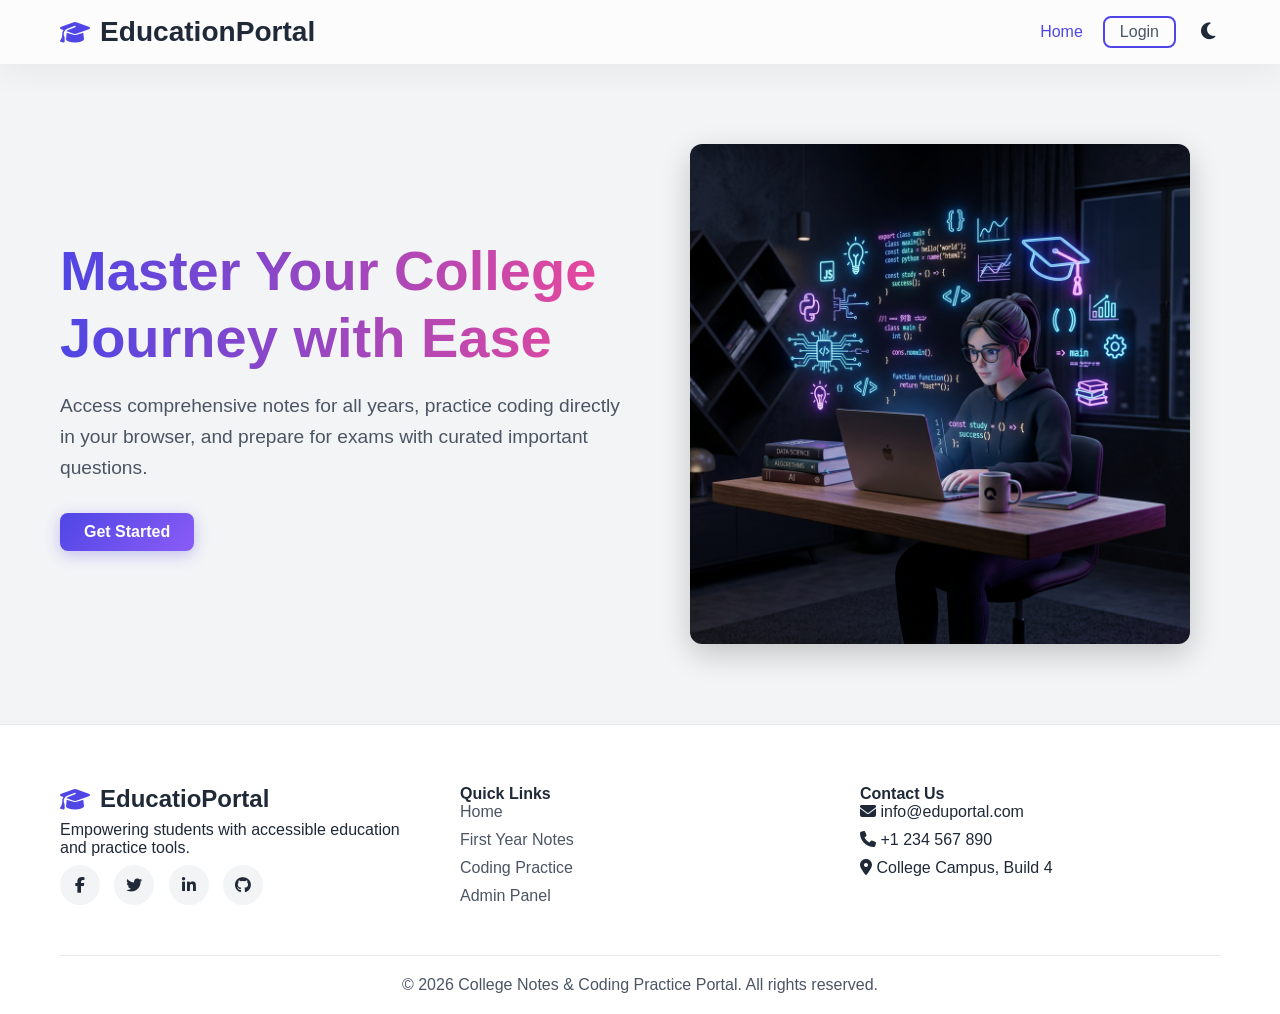
<file: PRIYANSHU CHAMOLI/index.html>
<!DOCTYPE html>
<html lang="en">

<head>
    <meta charset="UTF-8">
    <meta name="viewport" content="width=device-width, initial-scale=1.0">
    <title>College Notes & Coding Practice Portal</title>
    <link rel="stylesheet" href="https://cdnjs.cloudflare.com/ajax/libs/font-awesome/6.4.0/css/all.min.css">
    <link rel="stylesheet" href="css/style.css">
    <link rel="stylesheet" href="css/components.css">
    <link rel="stylesheet" href="css/layout.css">
</head>

<body>

    <!-- Navbar -->
    <nav class="navbar glass">
        <div class="container nav-container">
            <a href="index.html" class="logo">
                <i class="fas fa-graduation-cap" style="color: var(--primary);"></i>
                <span>
                     <h3>EducationPortal</h3>
                    </span>
            </a>


            <div class="search-container" id="auth-only-search" style="display: none;">
                <i class="fas fa-search search-icon"></i>
                <input type="text" class="search-input" placeholder="Search notes, topics, questions...">
            </div>

            <button class="menu-btn" id="menu-btn">
                <i class="fas fa-bars"></i>
            </button>

            <ul class="nav-links" id="nav-links">
                <li><a href="index.html" class="active">Home</a></li>
                <li id="nav-dashboard" style="display: none;"><a href="dashboard.html">Dashboard</a></li>
                <li id="nav-login"><a href="login.html" class="btn btn-outline" style="padding: 5px 15px;">Login</a></li>
                <li id="nav-logout" style="display: none;"><a href="#" class="btn btn-outline" style="padding: 5px 15px; border-color: var(--danger); color: var(--danger);" onclick="logoutUser()">Logout</a></li>
                <li>
                    <button id="theme-toggle" class="theme-toggle">
                        <i class="fas fa-moon"></i>
                    </button>
                </li>
            </ul>
        </div>
    </nav>

    <!-- Hero Section -->
    <section class="container hero">
        <div class="hero-content">
            <h1 class="hero-title">Master Your College Journey with Ease</h1>
            <p class="hero-subtitle">Access comprehensive notes for all years, practice coding directly in your browser,
                and prepare for exams with curated important questions.</p>
            <div class="hero-buttons">
                <a href="register.html" class="btn btn-primary" id="get-started-btn">Get Started</a>
                <a href="notes-first-year.html" class="btn btn-outline" id="browse-notes-btn" style="display: none;">Browse Notes</a>
            </div>
        </div>
        <div class="hero-image">
            <img src="pthotooo/learning.jpg"
                alt="Student Learning" style="color-interpolation-filters: auto; width: 100%; max-width: 500px; border-radius: 12px; box-shadow: 0 10px 30px rgba(0,0,0,0.2);">
        </div>
    </section>





    <!-- Footer -->
    <footer class="footer">
        <div class="container">
            <div class="footer-content">
                <div class="footer-section">
                    <a href="index.html" class="logo mb-2">
                        <i class="fas fa-graduation-cap" style="color: var(--primary);"></i>
                        <span>EducatioPortal</span>
                    </a>
                    <p>Empowering students with accessible education and practice tools.</p>
                    <div class="social-links mt-2">
                        <a href="#"><i class="fab fa-facebook-f"></i></a>
                        <a href="#"><i class="fab fa-twitter"></i></a>
                        <a href="#"><i class="fab fa-linkedin-in"></i></a>
                        <a href="#"><i class="fab fa-github"></i></a>
                    </div>
                </div>
                <div class="footer-section">
                    <h4>Quick Links</h4>
                    <ul class="footer-links">
                        <li><a href="index.html">Home</a></li>
                        <li><a href="notes-first-year.html">First Year Notes</a></li>
                        <li><a href="coding-practice.html">Coding Practice</a></li>
                        <li><a href="admin.html">Admin Panel</a></li>
                    </ul>
                </div>
                <div class="footer-section">
                    <h4>Contact Us</h4>
                    <ul class="footer-links">
                        <li><i class="fas fa-envelope mr-2"></i> info@eduportal.com</li>
                        <li><i class="fas fa-phone mr-2"></i> +1 234 567 890</li>
                        <li><i class="fas fa-map-marker-alt mr-2"></i> College Campus, Build 4</li>
                    </ul>
                </div>
            </div>
            <div class="footer-bottom">
                <p>&copy; 2026 College Notes & Coding Practice Portal. All rights reserved.</p>
            </div>
        </div>
    </footer>

    <script src="js/main.js"></script>
</body>

</html>
</file>
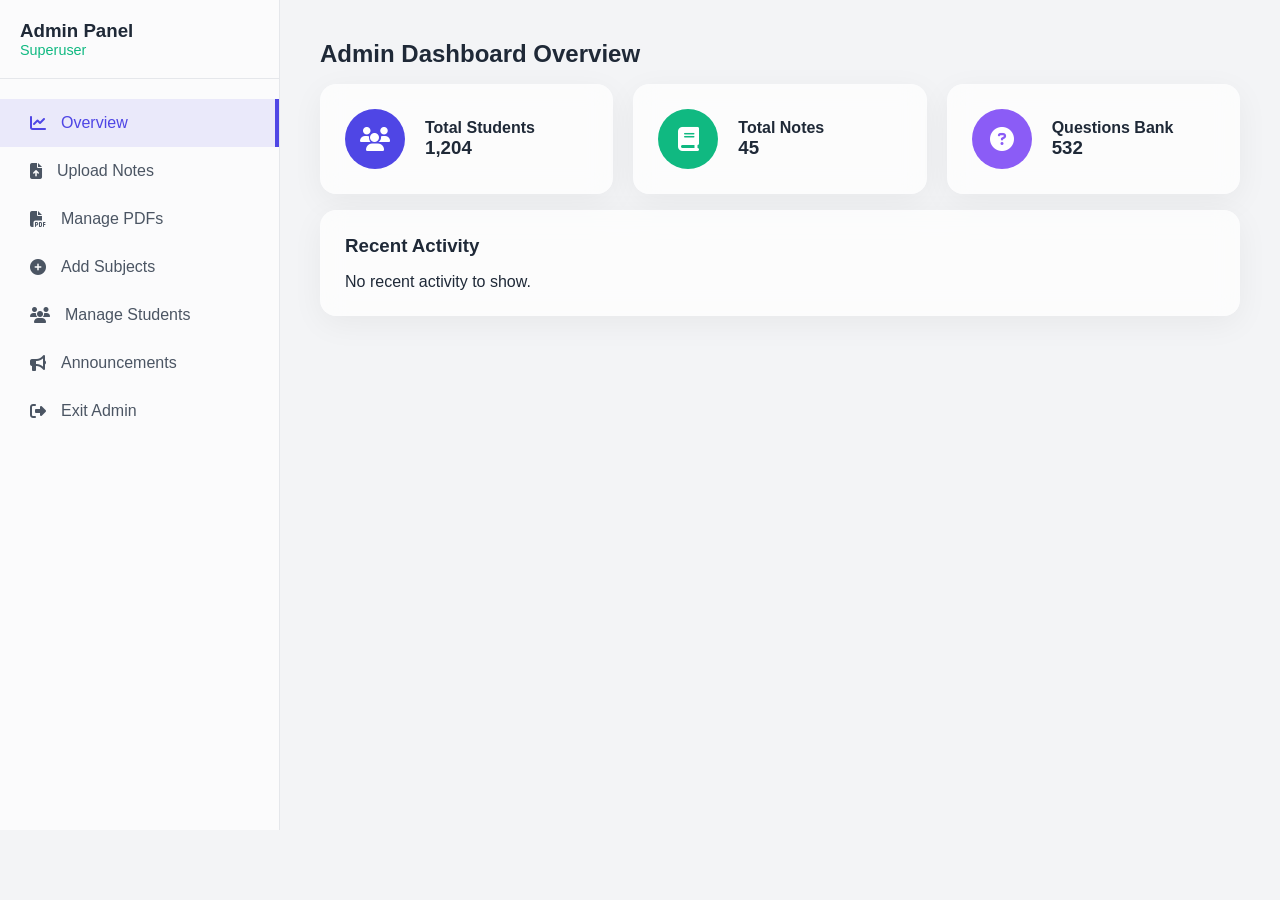
<file: PRIYANSHU CHAMOLI/admin.html>
<!DOCTYPE html>
<html lang="en">
<head>
    <meta charset="UTF-8">
    <meta name="viewport" content="width=device-width, initial-scale=1.0">
    <title>Admin Dashboard - EduPortal</title>
    <link rel="stylesheet" href="https://cdnjs.cloudflare.com/ajax/libs/font-awesome/6.4.0/css/all.min.css">
    <link rel="stylesheet" href="css/style.css">
    <link rel="stylesheet" href="css/components.css">
    <link rel="stylesheet" href="css/layout.css">
</head>
<body>
    <div class="dashboard-layout">
        <!-- Sidebar -->
        <aside class="sidebar" style="background: var(--surface-opaque);">
            <div class="sidebar-profile">
                <h3>Admin Panel</h3>
                <p style="font-size: 0.9rem; color: var(--success);">Superuser</p>
            </div>
            
            <ul class="sidebar-menu">
                <li><a href="#" class="admin-tab active" data-target="overview"><i class="fas fa-chart-line"></i> Overview</a></li>
                <li><a href="#" class="admin-tab" data-target="upload-notes"><i class="fas fa-file-upload"></i> Upload Notes</a></li>
                <li><a href="#" class="admin-tab" data-target="manage-pdfs"><i class="fas fa-file-pdf"></i> Manage PDFs</a></li>
                <li><a href="#" class="admin-tab" data-target="add-subjects"><i class="fas fa-plus-circle"></i> Add Subjects</a></li>
                <li><a href="#" class="admin-tab" data-target="manage-students"><i class="fas fa-users"></i> Manage Students</a></li>
                <li><a href="#" class="admin-tab" data-target="announcements"><i class="fas fa-bullhorn"></i> Announcements</a></li>
                <li><a href="index.html"><i class="fas fa-sign-out-alt"></i> Exit Admin</a></li>
            </ul>
        </aside>

        <!-- Main Content -->
        <main class="dashboard-content">
            <!-- OVERVIEW SECTION -->
            <div id="overview" class="admin-section" style="display: block;">
                <h2 class="mb-4">Admin Dashboard Overview</h2>
                
                <div class="stats-grid">
                    <div class="glass glass-card stat-card">
                        <div class="stat-icon" style="background: var(--primary);">
                            <i class="fas fa-users"></i>
                        </div>
                        <div class="stat-info">
                            <h4>Total Students</h4>
                            <h3>1,204</h3>
                        </div>
                    </div>
                    <div class="glass glass-card stat-card">
                        <div class="stat-icon" style="background: var(--success);">
                            <i class="fas fa-book"></i>
                        </div>
                        <div class="stat-info">
                            <h4>Total Notes</h4>
                            <h3>45</h3>
                        </div>
                    </div>
                    <div class="glass glass-card stat-card">
                        <div class="stat-icon" style="background: var(--accent);">
                            <i class="fas fa-question-circle"></i>
                        </div>
                        <div class="stat-info">
                            <h4>Questions Bank</h4>
                            <h3>532</h3>
                        </div>
                    </div>
                </div>

                <div class="glass glass-card mt-4">
                    <h3 class="mb-4">Recent Activity</h3>
                    <p>No recent activity to show.</p>
                </div>
            </div>

            <!-- UPLOAD NOTES SECTION -->
            <div id="upload-notes" class="admin-section" style="display: none;">
                <h2 class="mb-4">Upload Notes</h2>
                <div class="glass glass-card">
                    <form id="uploadNoteForm">
                        <div class="form-group">
                            <label>Select Year</label>
                            <select class="form-control" name="year">
                                <option value="Year 1">1st Year</option>
                                <option value="Year 2">2nd Year</option>
                                <option value="Year 3">3rd Year</option>
                            </select>
                        </div>
                        <div class="form-group">
                            <label>Semester</label>
                            <select class="form-control" name="semester">
                                <option value="Sem 1">Semester 1</option>
                                <option value="Sem 2">Semester 2</option>
                            </select>
                        </div>
                        <div class="form-group">
                            <label>Subject Name</label>
                            <input type="text" class="form-control" name="subject" placeholder="e.g. Data Structures" required>
                        </div>
                        <div class="form-group">
                            <label>Document Type</label>
                            <select class="form-control" name="document_type" required>
                                <option value="Note">Note / PDF</option>
                                <option value="Syllabus">Syllabus</option>
                                <option value="PYQ">Previous Year Question Paper (PYQ)</option>
                            </select>
                        </div>
                        <div class="form-group">
                            <label>Upload PDF Note</label>
                            <input type="file" class="form-control" name="notePdf" accept=".pdf" required>
                        </div>
                        <button type="submit" class="btn btn-primary mt-2">Upload Note</button>
                    </form>
                </div>
            </div>

            <!-- MANAGE PDFS SECTION -->
            <div id="manage-pdfs" class="admin-section" style="display: none;">
                <h2 class="mb-4">Manage PDFs</h2>
                <div class="glass glass-card">
                    <p>List of all uploaded PDFs from the database.</p>
                    <table style="width: 100%; text-align: left; margin-top: 15px; border-collapse: collapse;">
                        <tr style="border-bottom: 1px solid var(--border-solid);">
                            <th style="padding: 10px;">Subject</th>
                            <th>File Name</th>
                            <th>Action</th>
                        </tr>
                        <tbody id="pdfsTableBody">
                            <!-- Populated by JS -->
                        </tbody>
                    </table>
                </div>
            </div>

            <!-- ADD SUBJECTS SECTION -->
            <div id="add-subjects" class="admin-section" style="display: none;">
                <h2 class="mb-4">Add New Subject</h2>
                <div class="glass glass-card">
                    <form id="addSubjectForm">
                        <div class="form-group">
                            <label>Subject Title</label>
                            <input type="text" class="form-control" name="title" placeholder="e.g. Operating Systems" required>
                        </div>
                        <div class="form-group">
                            <label>Year & Semester</label>
                            <input type="text" class="form-control" name="year_sem" placeholder="e.g. Year 2, Sem 3" required>
                        </div>
                        <button type="submit" class="btn btn-primary mt-2">Add Subject</button>
                    </form>
                </div>
            </div>

            <!-- MANAGE STUDENTS SECTION -->
            <div id="manage-students" class="admin-section" style="display: none;">
                <h2 class="mb-4">Manage Students</h2>
                <div class="glass glass-card">
                    <p>Registered Students Directory.</p>
                    <table style="width: 100%; text-align: left; margin-top: 15px; border-collapse: collapse;">
                        <tr style="border-bottom: 1px solid var(--border-solid);">
                            <th style="padding: 10px;">Name</th>
                            <th>Email</th>
                            <th>Status</th>
                        </tr>
                        <tbody id="studentsTableBody">
                            <!-- Populated by JS -->
                        </tbody>
                    </table>
                </div>
            </div>

            <!-- ANNOUNCEMENTS SECTION -->
            <div id="announcements" class="admin-section" style="display: none;">
                <h2 class="mb-4">Announcements</h2>
                <div class="glass glass-card">
                    <form id="announcementForm">
                        <div class="form-group">
                            <label>Announcement Title</label>
                            <input type="text" class="form-control" name="title" placeholder="e.g. Exams Postponed" required>
                        </div>
                        <div class="form-group">
                            <label>Message</label>
                            <textarea class="form-control" name="message" rows="4" placeholder="Type your message here..." required></textarea>
                        </div>
                        <button type="submit" class="btn btn-primary mt-2">Post Announcement</button>
                    </form>
                </div>
            </div>

        </main>
    </div>

    <script src="js/main.js"></script>
    <script>
        // Admin Tab Switching Logic
        document.addEventListener('DOMContentLoaded', () => {
            const tabs = document.querySelectorAll('.admin-tab');
            const sections = document.querySelectorAll('.admin-section');

            tabs.forEach(tab => {
                tab.addEventListener('click', (e) => {
                    e.preventDefault();
                    
                    // Remove active from all tabs
                    tabs.forEach(t => t.classList.remove('active'));
                    // Add active to clicked tab
                    tab.classList.add('active');

                    // Hide all sections
                    sections.forEach(sec => sec.style.display = 'none');

                    // Show target section
                    const targetId = tab.getAttribute('data-target');
                    document.getElementById(targetId).style.display = 'block';

                    // Load Data if needed
                    if (targetId === 'manage-pdfs') loadPDFs();
                    if (targetId === 'manage-students') loadStudents();
                });
            });

            // Forms Submit Handlers
            document.getElementById('uploadNoteForm').addEventListener('submit', async (e) => {
                e.preventDefault();
                const formData = new FormData(e.target);
                try {
                    const res = await fetch('api/notes.php', {
                        method: 'POST',
                        body: formData
                    });
                    const data = await res.json();
                    if (data.id) {
                        alert('Note uploaded successfully!');
                        e.target.reset();
                    } else {
                        alert('Error: ' + data.error);
                    }
                } catch(err) {
                    alert('Upload failed: ' + err.message);
                }
            });

            document.getElementById('addSubjectForm').addEventListener('submit', async (e) => {
                e.preventDefault();
                const formData = new FormData(e.target);
                const obj = Object.fromEntries(formData);
                try {
                    const res = await fetch('api/subjects.php', {
                        method: 'POST',
                        headers: { 'Content-Type': 'application/json' },
                        body: JSON.stringify(obj)
                    });
                    const data = await res.json();
                    if(data.id) {
                        alert('Subject added!');
                        e.target.reset();
                    }
                } catch(err) {}
            });

            document.getElementById('announcementForm').addEventListener('submit', async (e) => {
                e.preventDefault();
                const formData = new FormData(e.target);
                const obj = Object.fromEntries(formData);
                try {
                    const res = await fetch('api/announcements.php', {
                        method: 'POST',
                        headers: { 'Content-Type': 'application/json' },
                        body: JSON.stringify(obj)
                    });
                    const data = await res.json();
                    if(data.id) {
                        alert('Announcement posted!');
                        e.target.reset();
                    }
                } catch(err) {}
            });
        });

        async function loadPDFs() {
            try {
                const res = await fetch('api/notes.php');
                const notes = await res.json();
                const tbody = document.getElementById('pdfsTableBody');
                tbody.innerHTML = '';
                notes.forEach(note => {
                    const tr = document.createElement('tr');
                    tr.innerHTML = `
                        <td style="padding: 10px;">${note.subject} (${note.year} ${note.semester})</td>
                        <td>${note.originalname}</td>
                        <td>
                            <button onclick="deleteNote(${note.id})" class="btn btn-outline" style="padding: 4px 10px; font-size: 0.8rem; border-color: red; color: red;">Delete</button>
                        </td>
                    `;
                    tbody.appendChild(tr);
                });
            } catch(e) {}
        }

        async function deleteNote(id) {
            if(confirm('Are you sure you want to delete this note?')) {
                try {
                    await fetch('api/notes.php?id=' + id, { method: 'DELETE' });
                    loadPDFs();
                } catch(e) {}
            }
        }

        async function loadStudents() {
            try {
                const res = await fetch('api/students.php');
                const students = await res.json();
                const tbody = document.getElementById('studentsTableBody');
                tbody.innerHTML = '';
                if(students.length === 0) {
                    tbody.innerHTML = '<tr><td colspan="3" style="padding: 10px;">No students found</td></tr>';
                }
                students.forEach(student => {
                    const tr = document.createElement('tr');
                    tr.innerHTML = `
                        <td style="padding: 10px;">${student.name}</td>
                        <td>${student.email}</td>
                        <td>${student.status}</td>
                    `;
                    tbody.appendChild(tr);
                });
            } catch(e) {}
        }
    </script>
</body>
</html>
</file>
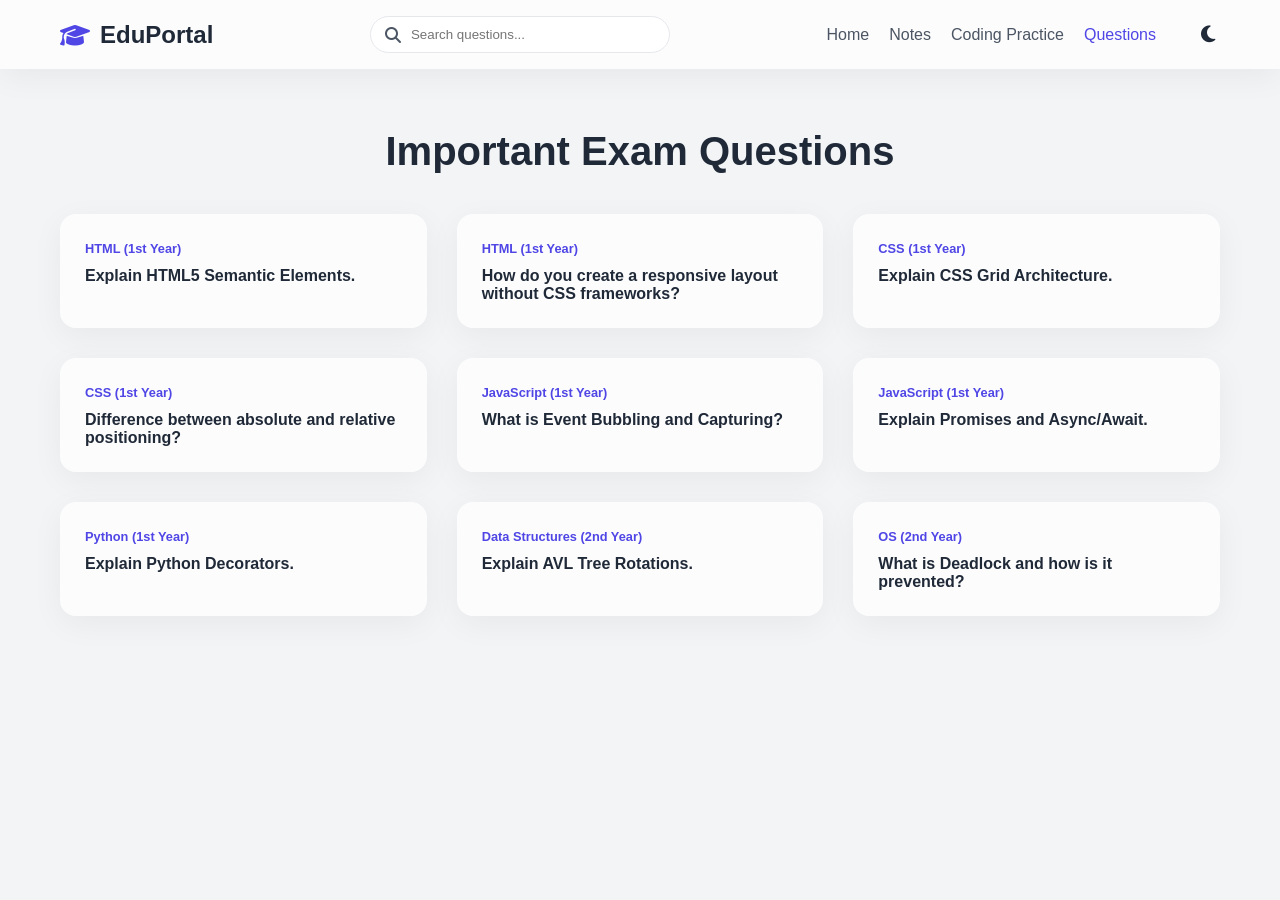
<file: PRIYANSHU CHAMOLI/important-questions.html>
<!DOCTYPE html>
<html lang="en">
<head>
    <meta charset="UTF-8">
    <meta name="viewport" content="width=device-width, initial-scale=1.0">
    <title>Important Questions - EduPortal</title>
    <link rel="stylesheet" href="https://cdnjs.cloudflare.com/ajax/libs/font-awesome/6.4.0/css/all.min.css">
    <link rel="stylesheet" href="css/style.css">
    <link rel="stylesheet" href="css/components.css">
    <link rel="stylesheet" href="css/layout.css">
</head>
<body>
    <nav class="navbar glass">
        <div class="container nav-container">
            <a href="index.html" class="logo">
                <i class="fas fa-graduation-cap" style="color: var(--primary);"></i>
                <span>EduPortal</span>
            </a>
            
            <div class="search-container">
                <i class="fas fa-search search-icon"></i>
                <input type="text" class="search-input" id="question-search" placeholder="Search questions...">
            </div>

            <ul class="nav-links" id="nav-links">
                <li><a href="index.html">Home</a></li>
                <li><a href="notes-first-year.html">Notes</a></li>
                <li><a href="coding-practice.html">Coding Practice</a></li>
                <li><a href="important-questions.html" class="active">Questions</a></li>
                <li id="auth-buttons" class="auth-buttons"></li>
                <li>
                    <button id="theme-toggle" class="theme-toggle">
                        <i class="fas fa-moon"></i>
                    </button>
                </li>
            </ul>
        </div>
    </nav>

    <section class="container section">
        <h2 class="section-title">Important Exam Questions</h2>
        
        <div class="cards-grid" id="questions-container">
            <!-- Populated by JS -->
        </div>
    </section>

    <script src="js/main.js"></script>
    <script>
        const questionsDB = [
            { subject: "HTML", q: "Explain HTML5 Semantic Elements.", year: "1st Year" },
            { subject: "HTML", q: "How do you create a responsive layout without CSS frameworks?", year: "1st Year" },
            { subject: "CSS", q: "Explain CSS Grid Architecture.", year: "1st Year" },
            { subject: "CSS", q: "Difference between absolute and relative positioning?", year: "1st Year" },
            { subject: "JavaScript", q: "What is Event Bubbling and Capturing?", year: "1st Year" },
            { subject: "JavaScript", q: "Explain Promises and Async/Await.", year: "1st Year" },
            { subject: "Python", q: "Explain Python Decorators.", year: "1st Year" },
            { subject: "Data Structures", q: "Explain AVL Tree Rotations.", year: "2nd Year" },
            { subject: "OS", q: "What is Deadlock and how is it prevented?", year: "2nd Year" }
        ];

        const container = document.getElementById('questions-container');
        const searchInput = document.getElementById('question-search');

        function renderQuestions(filter = "") {
            container.innerHTML = "";
            const filtered = questionsDB.filter(item => 
                item.q.toLowerCase().includes(filter.toLowerCase()) || 
                item.subject.toLowerCase().includes(filter.toLowerCase())
            );

            filtered.forEach(item => {
                const card = document.createElement('div');
                card.className = "glass glass-card";
                card.innerHTML = `
                    <span style="font-size: 0.8rem; color: var(--primary); font-weight: 600;">${item.subject} (${item.year})</span>
                    <h4 style="margin-top: 10px;">${item.q}</h4>
                `;
                container.appendChild(card);
            });

            if (filtered.length === 0) {
                container.innerHTML = "<p>No questions found.</p>";
            }
        }

        searchInput.addEventListener('input', (e) => {
            renderQuestions(e.target.value);
        });

        renderQuestions();
    </script>
</body>
</html>
</file>
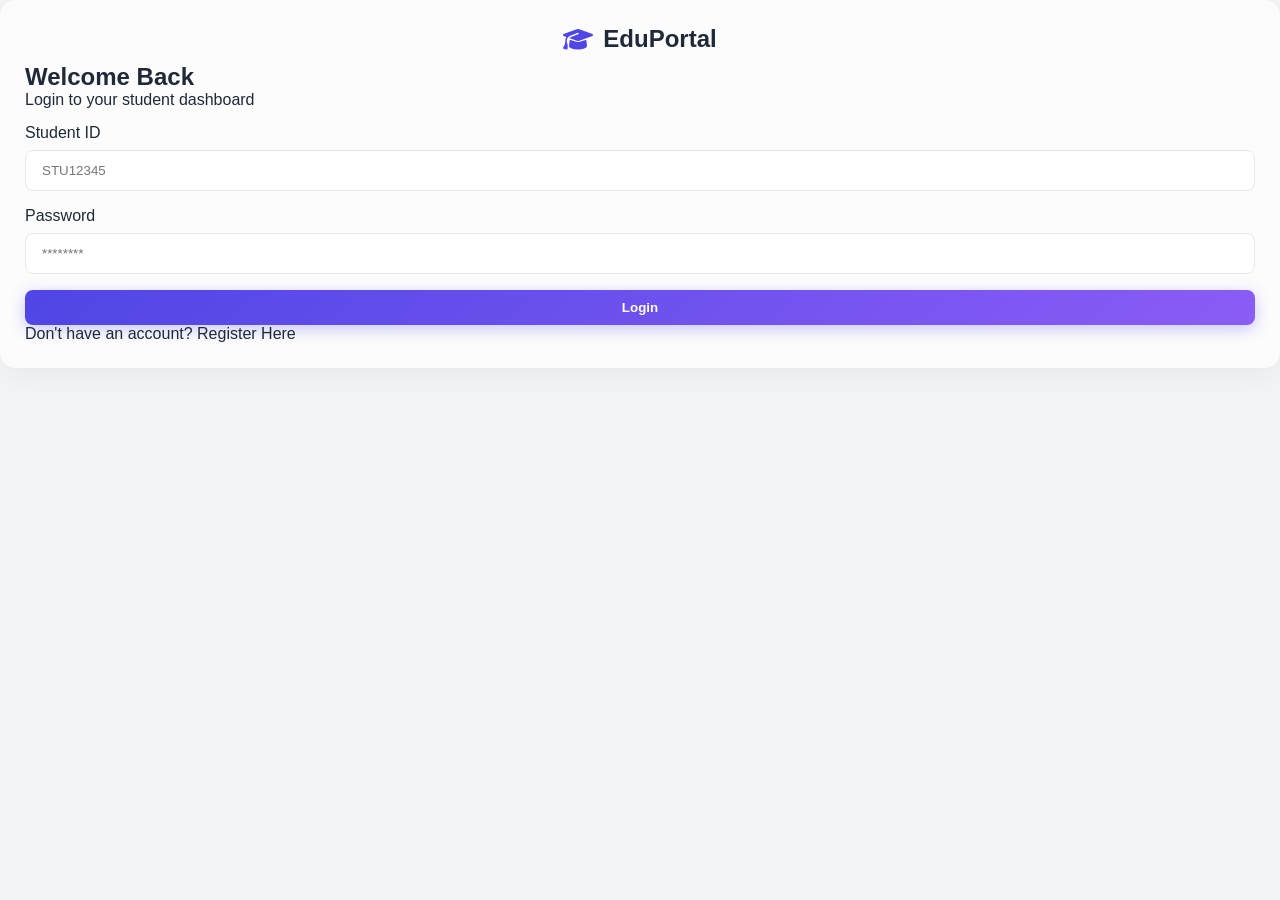
<file: PRIYANSHU CHAMOLI/login.html>
<!DOCTYPE html>
<html lang="en">
<head>
    <meta charset="UTF-8">
    <meta name="viewport" content="width=device-width, initial-scale=1.0">
    <title>Login - EduPortal</title>
    <link rel="stylesheet" href="https://cdnjs.cloudflare.com/ajax/libs/font-awesome/6.4.0/css/all.min.css">
    <link rel="stylesheet" href="css/style.css">
    <link rel="stylesheet" href="css/components.css">
    <link rel="stylesheet" href="css/layout.css">
</head>
<body>

    <div class="auth-page">
        <div class="auth-container">
            <div class="glass glass-card">
                <div class="auth-header">
                    <a href="index.html" class="logo" style="justify-content: center; margin-bottom: 10px;">
                        <i class="fas fa-graduation-cap" style="color: var(--primary);"></i>
                        <span>EduPortal</span>
                    </a>
                    <h2>Welcome Back</h2>
                    <p>Login to your student dashboard</p>
                </div>

                <form id="loginForm" onsubmit="handleLogin(event)">
                    <div style="color: var(--danger); text-align: center; margin-bottom: 15px;" id="error-msg"></div>
                    
                    <div class="form-group">
                        <label>Student ID</label>
                        <input type="text" name="studentId" class="form-control" required placeholder="STU12345">
                    </div>

                    <div class="form-group">
                        <label>Password</label>
                        <input type="password" name="password" class="form-control" required placeholder="********">
                    </div>

                    <button type="submit" class="btn btn-primary" style="width: 100%;">Login</button>
                </form>

                <div class="auth-footer">
                    <p>Don't have an account? <a href="register.html">Register Here</a></p>
                </div>
            </div>
        </div>
    </div>

    <script src="js/main.js"></script>
    <script src="js/auth.js"></script>
</body>
</html>
</file>
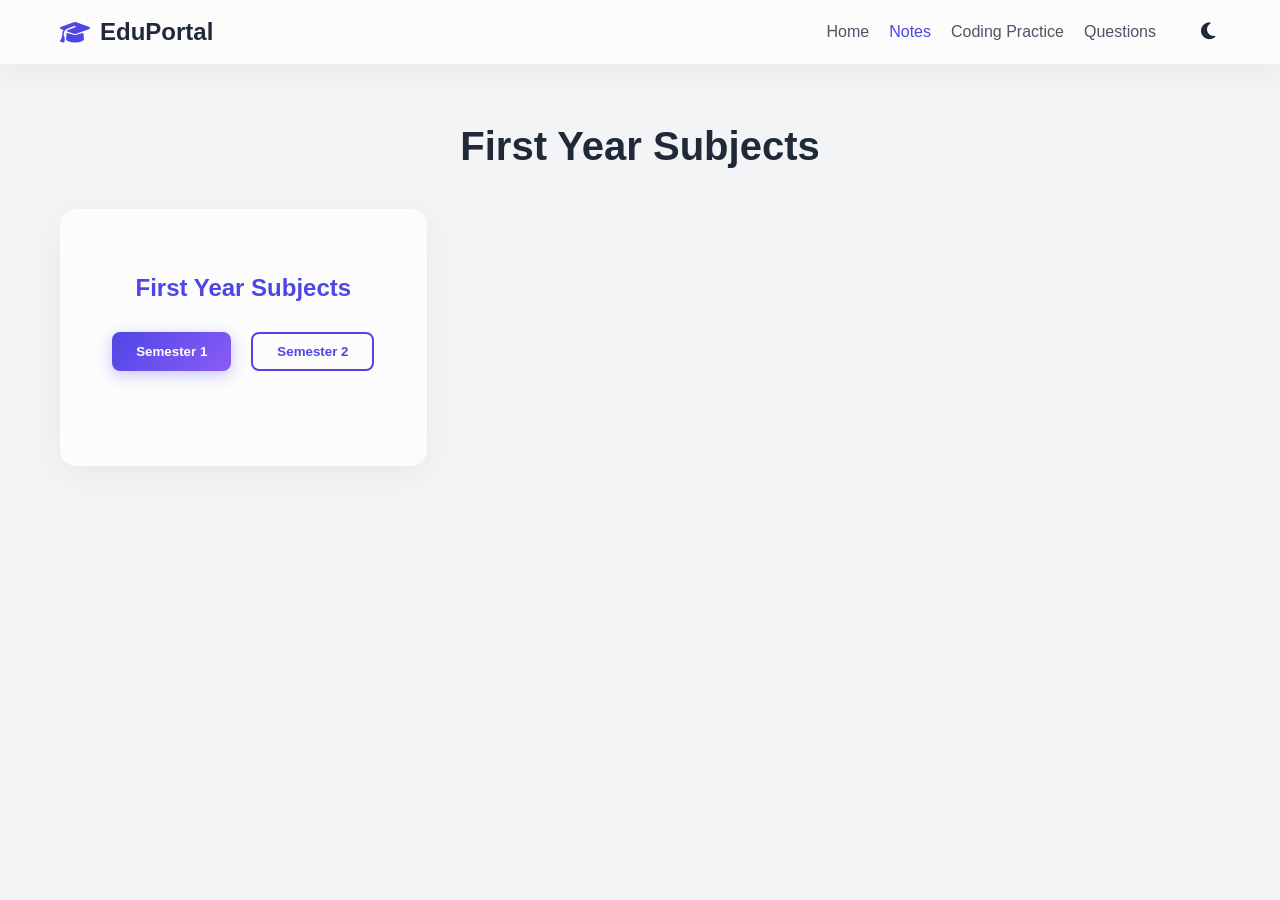
<file: PRIYANSHU CHAMOLI/notes-first-year.html>
<!DOCTYPE html>
<html lang="en">
<head>
    <meta charset="UTF-8">
    <meta name="viewport" content="width=device-width, initial-scale=1.0">
    <title>First Year Notes - EduPortal</title>
    <link rel="stylesheet" href="https://cdnjs.cloudflare.com/ajax/libs/font-awesome/6.4.0/css/all.min.css">
    <link rel="stylesheet" href="css/style.css">
    <link rel="stylesheet" href="css/components.css">
    <link rel="stylesheet" href="css/layout.css">
</head>
<body>
    <nav class="navbar glass">
        <div class="container nav-container">
            <a href="index.html" class="logo">
                <i class="fas fa-graduation-cap" style="color: var(--primary);"></i>
                <span>EduPortal</span>
            </a>
            <ul class="nav-links" id="nav-links">
                <li><a href="index.html">Home</a></li>
                <li><a href="notes-first-year.html" class="active">Notes</a></li>
                <li><a href="coding-practice.html">Coding Practice</a></li>
                <li><a href="important-questions.html">Questions</a></li>
                <li id="auth-buttons" class="auth-buttons"></li>
                <li>
                    <button id="theme-toggle" class="theme-toggle">
                        <i class="fas fa-moon"></i>
                    </button>
                </li>
            </ul>
        </div>
    </nav>

    <section class="container section">
        <h2 class="section-title">First Year Subjects</h2>
        <div class="cards-grid">
            <div class="glass glass-card feature-card">
         <!-- Main Content -->
    <main class="container" style="padding: 40px 20px;">
        <h2 style="margin-bottom: 30px; text-align: center; color: var(--primary);">First Year Subjects</h2>

        <div class="tabs" style="display: flex; justify-content: center; gap: 20px; margin-bottom: 30px;">
            <button class="btn btn-primary" id="btn-sem1" onclick="switchSem('sem1')">Semester 1</button>
            <button class="btn btn-outline" id="btn-sem2" onclick="switchSem('sem2')">Semester 2</button>
        </div>

        <div id="sem1-content" class="subject-grid">
            <!-- Populated by JS -->
        </div>

        <div id="sem2-content" class="subject-grid" style="display: none;">
            <!-- Populated by JS -->
        </div>
    </main>

    <style>
        .subject-grid {
            display: grid;
            grid-template-columns: repeat(auto-fill, minmax(280px, 1fr));
            gap: 20px;
        }
    </style>

    <script>
        function switchSem(sem) {
            document.getElementById('sem1-content').style.display = sem === 'sem1' ? 'grid' : 'none';
            document.getElementById('sem2-content').style.display = sem === 'sem2' ? 'grid' : 'none';
            document.getElementById('btn-sem1').className = sem === 'sem1' ? 'btn btn-primary' : 'btn btn-outline';
            document.getElementById('btn-sem2').className = sem === 'sem2' ? 'btn btn-primary' : 'btn btn-outline';
        }

        async function loadSubjects() {
            try {
                const res = await fetch('api/subjects.php');
                const subjects = await res.json();
                
                const sem1Grid = document.getElementById('sem1-content');
                const sem2Grid = document.getElementById('sem2-content');
                sem1Grid.innerHTML = '';
                sem2Grid.innerHTML = '';

                subjects.forEach(sub => {
                    const card = `
                        <div class="glass glass-card" style="padding: 25px; display: flex; flex-direction: column; align-items: center; text-align: center;">
                            <i class="fas fa-book-open" style="font-size: 2.5rem; color: var(--primary); margin-bottom: 15px;"></i>
                            <h3 style="margin-bottom: 15px;">${sub.title}</h3>
                            <a href="subject-detail.html?subject=${encodeURIComponent(sub.title)}" class="btn btn-outline" style="width: 100%; margin-top: auto;">Open Subject</a>
                        </div>
                    `;
                    if (sub.year_sem === 'Year 1, Sem 1') {
                        sem1Grid.innerHTML += card;
                    } else if (sub.year_sem === 'Year 1, Sem 2') {
                        sem2Grid.innerHTML += card;
                    }
                });
            } catch (err) {
                console.error('Failed to load subjects', err);
            }
        }
        document.addEventListener('DOMContentLoaded', loadSubjects);
    </script>

    <script src="js/main.js"></script>
</body>
</html>
</file>
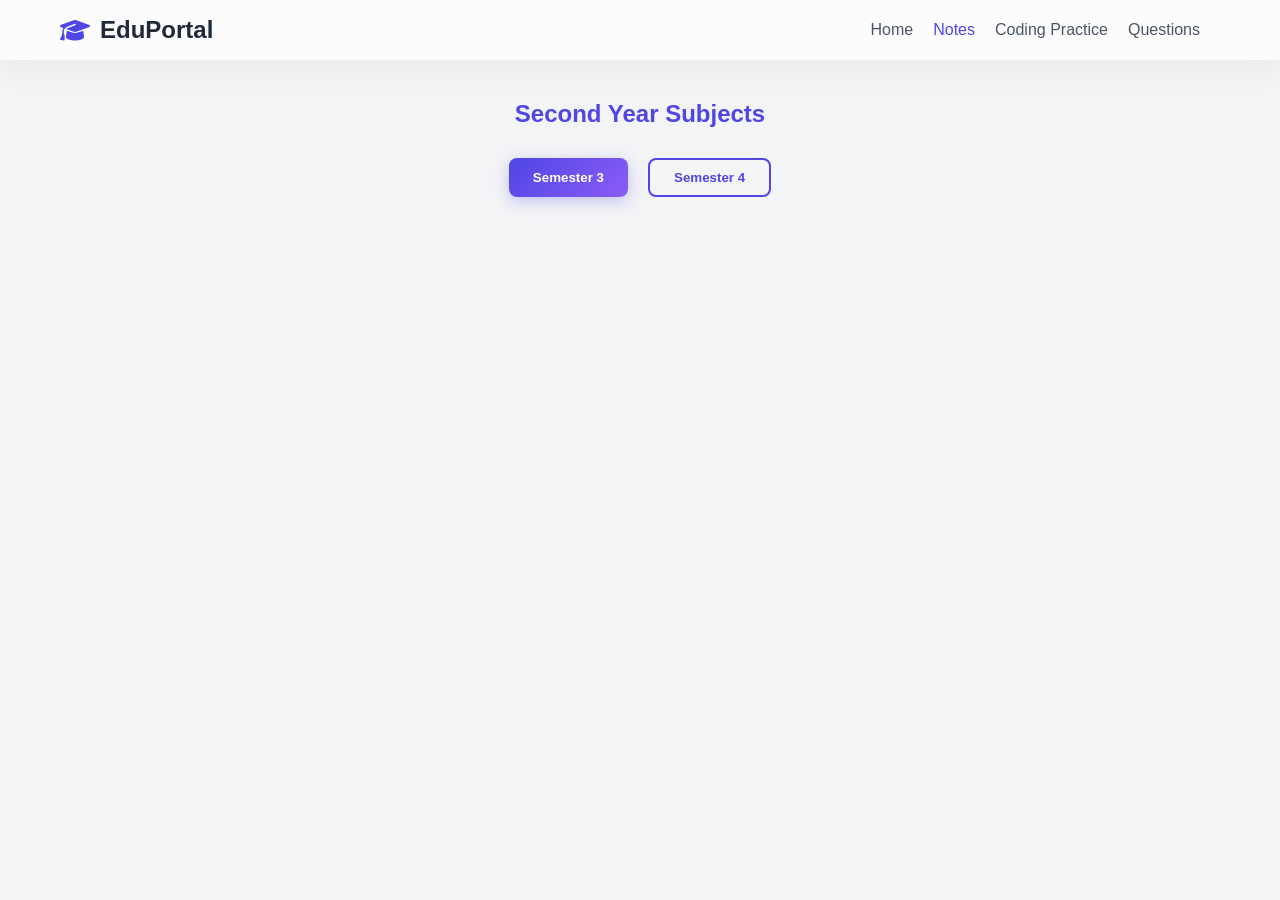
<file: PRIYANSHU CHAMOLI/notes-second-year.html>
<!DOCTYPE html>
<html lang="en">
<head>
    <meta charset="UTF-8">
    <meta name="viewport" content="width=device-width, initial-scale=1.0">
    <title>Second Year Notes - EduPortal</title>
    <link rel="stylesheet" href="https://cdnjs.cloudflare.com/ajax/libs/font-awesome/6.4.0/css/all.min.css">
    <link rel="stylesheet" href="css/style.css">
    <link rel="stylesheet" href="css/components.css">
    <link rel="stylesheet" href="css/layout.css">
</head>
<body>
    <nav class="navbar glass">
        <!-- same nav... -->
        <div class="container nav-container">
            <a href="index.html" class="logo">
                <i class="fas fa-graduation-cap" style="color: var(--primary);"></i>
                <span>EduPortal</span>
            </a>
            <ul class="nav-links" id="nav-links">
                <li><a href="index.html">Home</a></li>
                <li><a href="notes-first-year.html" class="active">Notes</a></li>
                <li><a href="coding-practice.html">Coding Practice</a></li>
                <li><a href="important-questions.html">Questions</a></li>
                <li id="auth-buttons" class="auth-buttons"></li>
            </ul>
        </div>
    </nav>

    <main class="container" style="padding: 40px 20px;">
        <h2 style="margin-bottom: 30px; text-align: center; color: var(--primary);">Second Year Subjects</h2>

        <div class="tabs" style="display: flex; justify-content: center; gap: 20px; margin-bottom: 30px;">
            <button class="btn btn-primary" id="btn-sem3" onclick="switchSem('sem3')">Semester 3</button>
            <button class="btn btn-outline" id="btn-sem4" onclick="switchSem('sem4')">Semester 4</button>
        </div>

        <div id="sem3-content" class="subject-grid">
            <!-- Populated by JS -->
        </div>

        <div id="sem4-content" class="subject-grid" style="display: none;">
            <!-- Populated by JS -->
        </div>
    </main>

    <style>
        .subject-grid {
            display: grid;
            grid-template-columns: repeat(auto-fill, minmax(280px, 1fr));
            gap: 20px;
        }
    </style>

    <script>
        function switchSem(sem) {
            document.getElementById('sem3-content').style.display = sem === 'sem3' ? 'grid' : 'none';
            document.getElementById('sem4-content').style.display = sem === 'sem4' ? 'grid' : 'none';
            document.getElementById('btn-sem3').className = sem === 'sem3' ? 'btn btn-primary' : 'btn btn-outline';
            document.getElementById('btn-sem4').className = sem === 'sem4' ? 'btn btn-primary' : 'btn btn-outline';
        }

        async function loadSubjects() {
            try {
                const res = await fetch('api/subjects.php');
                const subjects = await res.json();
                
                const sem3Grid = document.getElementById('sem3-content');
                const sem4Grid = document.getElementById('sem4-content');
                sem3Grid.innerHTML = '';
                sem4Grid.innerHTML = '';

                subjects.forEach(sub => {
                    const card = `
                        <div class="glass glass-card" style="padding: 25px; display: flex; flex-direction: column; align-items: center; text-align: center;">
                            <i class="fas fa-book-open" style="font-size: 2.5rem; color: var(--primary); margin-bottom: 15px;"></i>
                            <h3 style="margin-bottom: 15px;">${sub.title}</h3>
                            <a href="subject-detail.html?subject=${encodeURIComponent(sub.title)}" class="btn btn-outline" style="width: 100%; margin-top: auto;">Open Subject</a>
                        </div>
                    `;
                    if (sub.year_sem === 'Year 2, Sem 3') {
                        sem3Grid.innerHTML += card;
                    } else if (sub.year_sem === 'Year 2, Sem 4') {
                        sem4Grid.innerHTML += card;
                    }
                });
            } catch (err) {
                console.error('Failed to load subjects', err);
            }
        }
        document.addEventListener('DOMContentLoaded', loadSubjects);
    </script>

    <script src="js/main.js"></script>
</body>
</html>
</file>
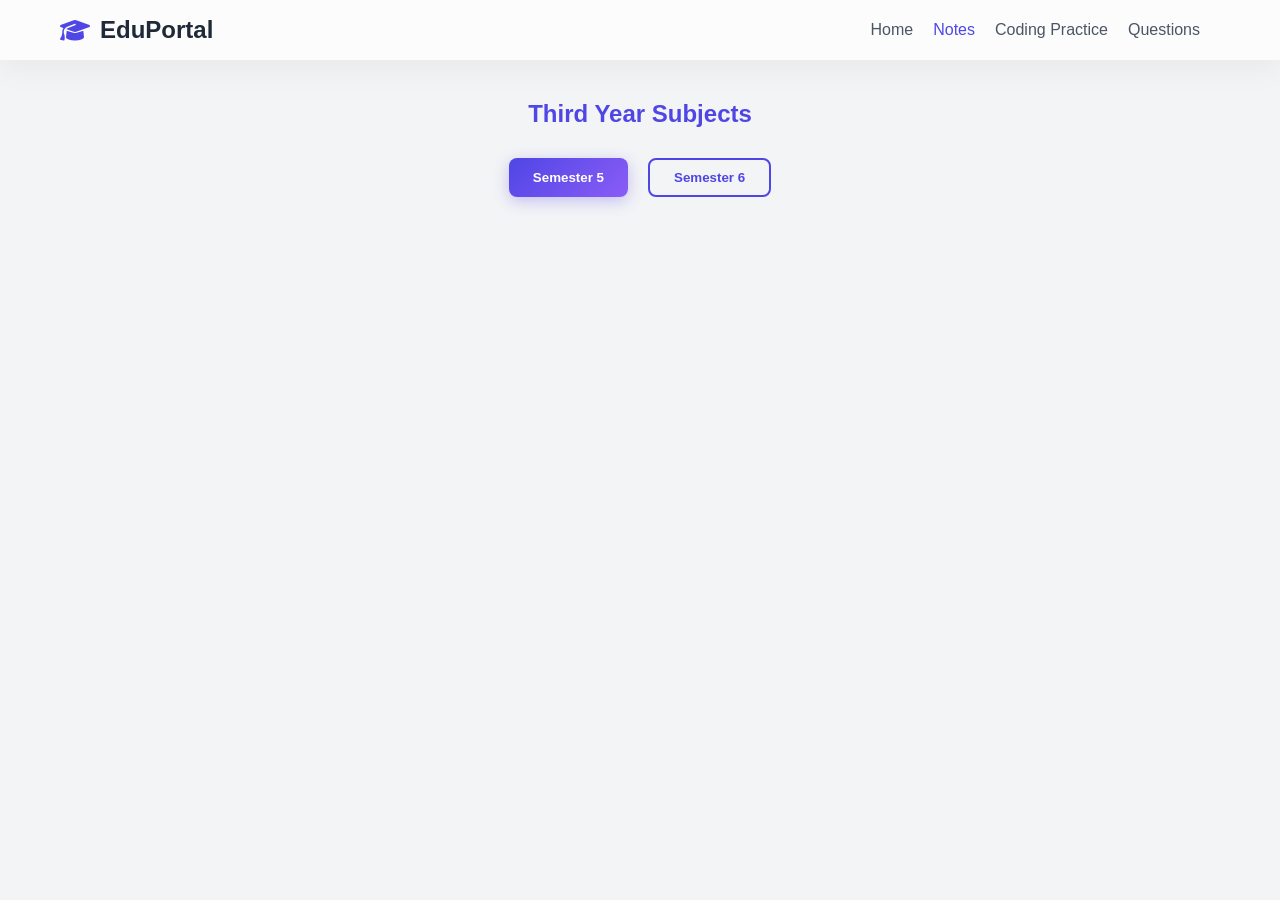
<file: PRIYANSHU CHAMOLI/notes-third-year.html>
<!DOCTYPE html>
<html lang="en">
<head>
    <meta charset="UTF-8">
    <meta name="viewport" content="width=device-width, initial-scale=1.0">
    <title>Third Year Notes - EduPortal</title>
    <link rel="stylesheet" href="https://cdnjs.cloudflare.com/ajax/libs/font-awesome/6.4.0/css/all.min.css">
    <link rel="stylesheet" href="css/style.css">
    <link rel="stylesheet" href="css/components.css">
    <link rel="stylesheet" href="css/layout.css">
</head>
<body>
    <nav class="navbar glass">
        <div class="container nav-container">
            <a href="index.html" class="logo">
                <i class="fas fa-graduation-cap" style="color: var(--primary);"></i>
                <span>EduPortal</span>
            </a>
            <ul class="nav-links" id="nav-links">
                <li><a href="index.html">Home</a></li>
                <li><a href="notes-first-year.html" class="active">Notes</a></li>
                <li><a href="coding-practice.html">Coding Practice</a></li>
                <li><a href="important-questions.html">Questions</a></li>
                <li id="auth-buttons" class="auth-buttons"></li>
            </ul>
        </div>
    </nav>

    <main class="container" style="padding: 40px 20px;">
        <h2 style="margin-bottom: 30px; text-align: center; color: var(--primary);">Third Year Subjects</h2>

        <div class="tabs" style="display: flex; justify-content: center; gap: 20px; margin-bottom: 30px;">
            <button class="btn btn-primary" id="btn-sem5" onclick="switchSem('sem5')">Semester 5</button>
            <button class="btn btn-outline" id="btn-sem6" onclick="switchSem('sem6')">Semester 6</button>
        </div>

        <div id="sem5-content" class="subject-grid">
            <!-- Populated by JS -->
        </div>

        <div id="sem6-content" class="subject-grid" style="display: none;">
            <!-- Populated by JS -->
        </div>
    </main>

    <style>
        .subject-grid {
            display: grid;
            grid-template-columns: repeat(auto-fill, minmax(280px, 1fr));
            gap: 20px;
        }
    </style>

    <script>
        function switchSem(sem) {
            document.getElementById('sem5-content').style.display = sem === 'sem5' ? 'grid' : 'none';
            document.getElementById('sem6-content').style.display = sem === 'sem6' ? 'grid' : 'none';
            document.getElementById('btn-sem5').className = sem === 'sem5' ? 'btn btn-primary' : 'btn btn-outline';
            document.getElementById('btn-sem6').className = sem === 'sem6' ? 'btn btn-primary' : 'btn btn-outline';
        }

        async function loadSubjects() {
            try {
                const res = await fetch('api/subjects.php');
                const subjects = await res.json();
                
                const sem5Grid = document.getElementById('sem5-content');
                const sem6Grid = document.getElementById('sem6-content');
                sem5Grid.innerHTML = '';
                sem6Grid.innerHTML = '';

                subjects.forEach(sub => {
                    const card = `
                        <div class="glass glass-card" style="padding: 25px; display: flex; flex-direction: column; align-items: center; text-align: center;">
                            <i class="fas fa-book-open" style="font-size: 2.5rem; color: var(--primary); margin-bottom: 15px;"></i>
                            <h3 style="margin-bottom: 15px;">${sub.title}</h3>
                            <a href="subject-detail.html?subject=${encodeURIComponent(sub.title)}" class="btn btn-outline" style="width: 100%; margin-top: auto;">Open Subject</a>
                        </div>
                    `;
                    if (sub.year_sem === 'Year 3, Sem 5') {
                        sem5Grid.innerHTML += card;
                    } else if (sub.year_sem === 'Year 3, Sem 6') {
                        sem6Grid.innerHTML += card;
                    }
                });
            } catch (err) {
                console.error('Failed to load subjects', err);
            }
        }
        document.addEventListener('DOMContentLoaded', loadSubjects);
    </script>

    <script src="js/main.js"></script>
</body>
</html>
</file>
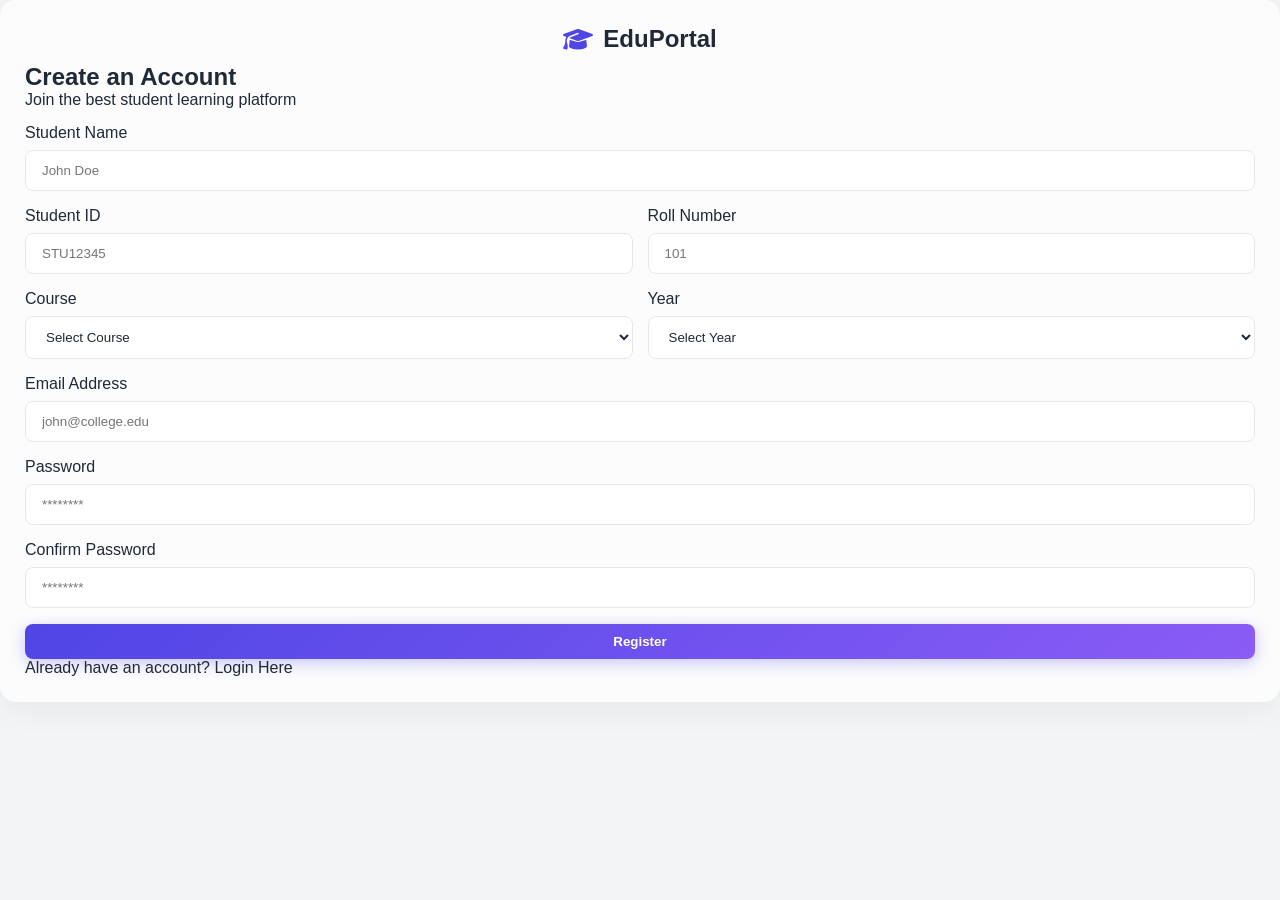
<file: PRIYANSHU CHAMOLI/register.html>
<!DOCTYPE html>
<html lang="en">
<head>
    <meta charset="UTF-8">
    <meta name="viewport" content="width=device-width, initial-scale=1.0">
    <title>Register - EduPortal</title>
    <link rel="stylesheet" href="https://cdnjs.cloudflare.com/ajax/libs/font-awesome/6.4.0/css/all.min.css">
    <link rel="stylesheet" href="css/style.css">
    <link rel="stylesheet" href="css/components.css">
    <link rel="stylesheet" href="css/layout.css">
</head>
<body>

    <div class="auth-page">
        <div class="auth-container">
            <div class="glass glass-card">
                <div class="auth-header">
                    <a href="index.html" class="logo" style="justify-content: center; margin-bottom: 10px;">
                        <i class="fas fa-graduation-cap" style="color: var(--primary);"></i>
                        <span>EduPortal</span>
                    </a>
                    <h2>Create an Account</h2>
                    <p>Join the best student learning platform</p>
                </div>

                <form id="registerForm" onsubmit="handleRegister(event)">
                    <div style="color: var(--danger); text-align: center; margin-bottom: 15px;" id="error-msg"></div>
                    
                    <div class="form-group">
                        <label>Student Name</label>
                        <input type="text" name="name" class="form-control" required placeholder="John Doe">
                    </div>

                    <div style="display: grid; grid-template-columns: 1fr 1fr; gap: 15px;">
                        <div class="form-group">
                            <label>Student ID</label>
                            <input type="text" name="studentId" class="form-control" required placeholder="STU12345">
                        </div>
                        <div class="form-group">
                            <label>Roll Number</label>
                            <input type="text" name="rollNumber" class="form-control" required placeholder="101">
                        </div>
                    </div>

                    <div style="display: grid; grid-template-columns: 1fr 1fr; gap: 15px;">
                        <div class="form-group">
                            <label>Course</label>
                            <select name="course" class="form-control" required>
                                <option value="">Select Course</option>
                                <option value=" CS">CS</option>
                                <option value=" IT"> IT</option>
                                
                                
                            </select>
                        </div>
                        <div class="form-group">
                            <label>Year</label>
                            <select name="year" class="form-control" required>
                                <option value="">Select Year</option>
                                <option value="1st Year">1st Year</option>
                                <option value="2nd Year">2nd Year</option>
                                <option value="3rd Year">3rd Year</option>                              
                            </select>
                        </div>
                    </div>

                    <div class="form-group">
                        <label>Email Address</label>
                        <input type="email" name="email" class="form-control" required placeholder="john@college.edu">
                    </div>

                    <div class="form-group">
                        <label>Password</label>
                        <input type="password" name="password" class="form-control" required placeholder="********">
                    </div>

                    <div class="form-group">
                        <label>Confirm Password</label>
                        <input type="password" name="confirmPassword" class="form-control" required placeholder="********">
                    </div>

                    <button type="submit" class="btn btn-primary" style="width: 100%;">Register</button>
                </form>

                <div class="auth-footer">
                    <p>Already have an account? <a href="login.html">Login Here</a></p>
                </div>
            </div>
        </div>
    </div>

    <script src="js/main.js"></script>
    <script src="js/auth.js"></script>
</body>
</html>
</file>
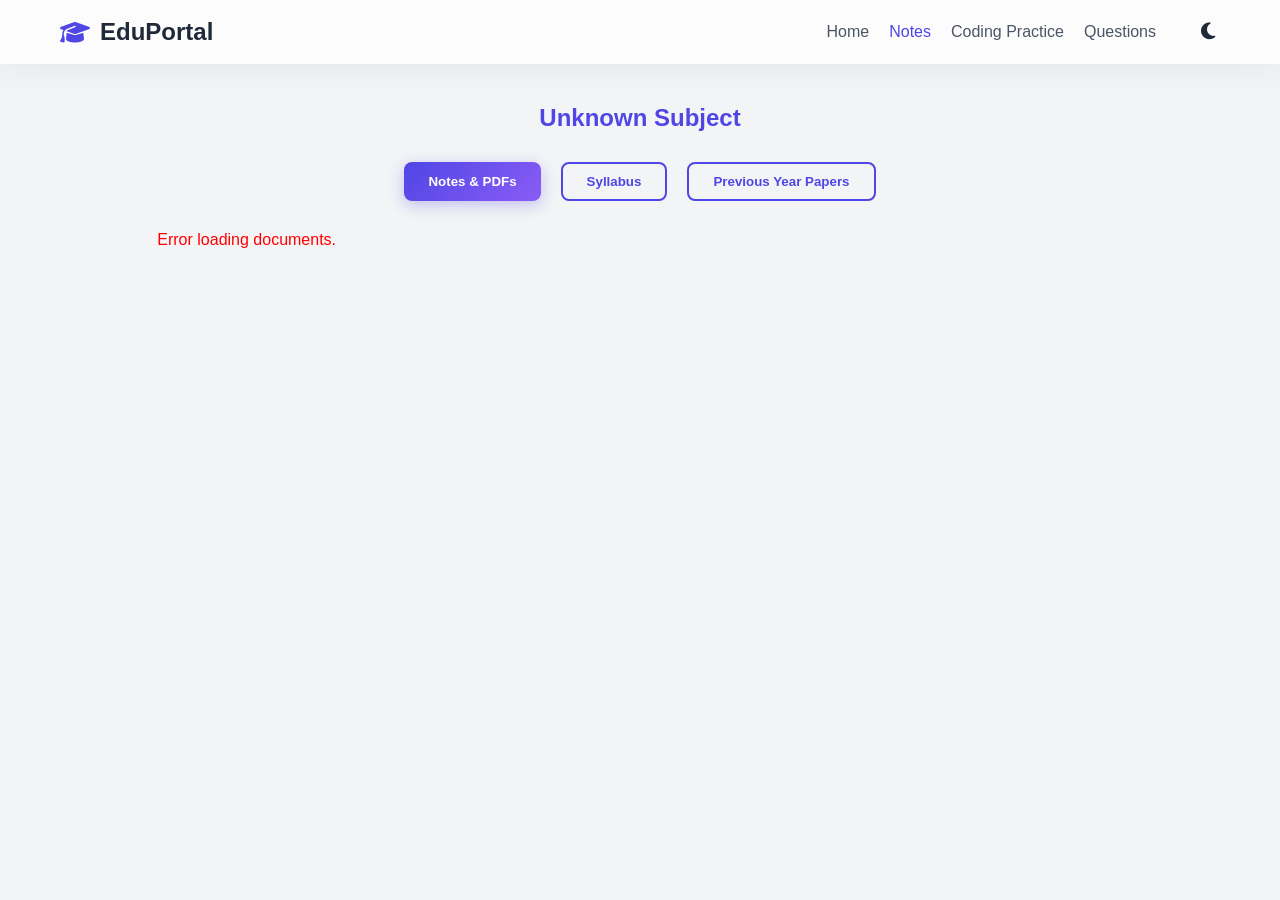
<file: PRIYANSHU CHAMOLI/subject-detail.html>
<!DOCTYPE html>
<html lang="en">
<head>
    <meta charset="UTF-8">
    <meta name="viewport" content="width=device-width, initial-scale=1.0">
    <title>Subject Detail - EduPortal</title>
    <link rel="stylesheet" href="https://cdnjs.cloudflare.com/ajax/libs/font-awesome/6.4.0/css/all.min.css">
    <link rel="stylesheet" href="css/style.css">
    <link rel="stylesheet" href="css/components.css">
    <link rel="stylesheet" href="css/layout.css">
</head>
<body>
    <nav class="navbar glass">
        <div class="container nav-container">
            <a href="index.html" class="logo">
                <i class="fas fa-graduation-cap" style="color: var(--primary);"></i>
                <span>EduPortal</span>
            </a>
            <ul class="nav-links" id="nav-links">
                <li><a href="index.html">Home</a></li>
                <li><a href="notes-first-year.html" class="active">Notes</a></li>
                <li><a href="coding-practice.html">Coding Practice</a></li>
                <li><a href="important-questions.html">Questions</a></li>
                <li id="auth-buttons" class="auth-buttons"></li>
                <li>
                    <button id="theme-toggle" class="theme-toggle">
                        <i class="fas fa-moon"></i>
                    </button>
                </li>
            </ul>
        </div>
    </nav>

    <main class="container" style="padding: 40px 20px;">
        <h2 id="subject-title" style="margin-bottom: 30px; text-align: center; color: var(--primary);">Subject Notes</h2>
        
        <div class="tabs" style="display: flex; justify-content: center; gap: 20px; margin-bottom: 30px;">
            <button class="btn btn-primary" id="btn-notes" onclick="switchDocTab('Note')">Notes & PDFs</button>
            <button class="btn btn-outline" id="btn-syllabus" onclick="switchDocTab('Syllabus')">Syllabus</button>
            <button class="btn btn-outline" id="btn-pyq" onclick="switchDocTab('PYQ')">Previous Year Papers</button>
        </div>

        <div id="pdf-container" class="subject-grid">
            <!-- Loading -->
            <p style="text-align: center; grid-column: 1 / -1;">Loading documents...</p>
        </div>
    </main>

    <style>
        .subject-grid {
            display: grid;
            grid-template-columns: repeat(auto-fill, minmax(300px, 1fr));
            gap: 20px;
        }
    </style>

    <script>
        let allDocs = [];
        let currentTab = 'Note';

        function switchDocTab(type) {
            currentTab = type;
            document.getElementById('btn-notes').className = type === 'Note' ? 'btn btn-primary' : 'btn btn-outline';
            document.getElementById('btn-syllabus').className = type === 'Syllabus' ? 'btn btn-primary' : 'btn btn-outline';
            document.getElementById('btn-pyq').className = type === 'PYQ' ? 'btn btn-primary' : 'btn btn-outline';
            renderDocs();
        }

        function renderDocs() {
            const container = document.getElementById('pdf-container');
            const filtered = allDocs.filter(d => (d.document_type || 'Note') === currentTab);
            
            if (filtered.length === 0) {
                container.innerHTML = `<p style="text-align: center; grid-column: 1 / -1;">No ${currentTab}s uploaded yet for this subject.</p>`;
                return;
            }

            container.innerHTML = filtered.map(doc => `
                <div class="glass glass-card" style="padding: 20px; display: flex; flex-direction: column; align-items: center; text-align: center;">
                    <i class="fas fa-file-pdf" style="font-size: 3rem; color: #ff4757; margin-bottom: 15px;"></i>
                    <h4 style="margin-bottom: 10px; word-break: break-all;">${doc.originalname}</h4>
                    <span style="font-size: 0.8rem; color: var(--text-muted); margin-bottom: 15px;">Uploaded: ${new Date(doc.uploaded_at).toLocaleDateString()}</span>
                    <a href="uploads/${doc.filename}" target="_blank" class="btn btn-primary" style="width: 100%; margin-top: auto;">
                        <i class="fas fa-download"></i> Download ${currentTab}
                    </a>
                </div>
            `).join('');
        }

        document.addEventListener('DOMContentLoaded', async () => {
            const urlParams = new URLSearchParams(window.location.search);
            const subject = urlParams.get('subject') || 'Unknown Subject';
            document.getElementById('subject-title').innerText = subject;

            try {
                const res = await fetch('api/notes.php');
                const data = await res.json();
                
                // Filter by subject
                allDocs = data.filter(n => n.subject === subject);
                renderDocs();
            } catch (err) {
                console.error(err);
                document.getElementById('pdf-container').innerHTML = '<p style="text-align: center; color: red;">Error loading documents.</p>';
            }
        });
    </script>
</body>
</html>
</file>
<file: PRIYANSHU CHAMOLI/css/style.css>
/* Base Variables & Theme */
:root {
  --primary: #4f46e5;
  --primary-hover: #4338ca;
  --secondary: #ec4899;
  --accent: #8b5cf6;
  --success: #10b981;
  --danger: #ef4444;
  --warning: #f59e0b;
  
  /* Light Theme */
  --bg-color: #f3f4f6;
  --text-main: #1f2937;
  --text-muted: #4b5563;
  --surface: #ffffff;
  --surface-opaque: rgba(255, 255, 255, 0.7);
  --border-solid: #e5e7eb;
}

body.dark-mode {
  --bg-color: #0f172a;
  --text-main: #f8fafc;
  --text-muted: #94a3b8;
  --surface: #1e293b;
  --surface-opaque: rgba(30, 41, 59, 0.7);
  --border-solid: #334155;
}

* {
  margin: 0;
  padding: 0;
  box-sizing: border-box;
}

body {
  font-family: 'Inter', -apple-system, BlinkMacSystemFont, 'Segoe UI', Roboto, Helvetica, Arial, sans-serif;
  background-color: var(--bg-color);
  color: var(--text-main);
  transition: background-color 0.3s ease, color 0.3s ease;
  min-height: 100vh;
  display: flex;
  flex-direction: column;
}

a {
  text-decoration: none;
  color: inherit;
}

ul {
  list-style: none;
}

.mb-2 { margin-bottom: 0.5rem; }
.mb-4 { margin-bottom: 1rem; }
.mt-2 { margin-top: 0.5rem; }
.mt-4 { margin-top: 1rem; }
</file>
<file: PRIYANSHU CHAMOLI/css/components.css>
/* Components & Buttons */

/* Glassmorphism utility */
.glass {
  background: var(--surface-opaque);
  backdrop-filter: blur(12px);
  -webkit-backdrop-filter: blur(12px);
  border: 1px solid rgba(255, 255, 255, 0.1);
  box-shadow: 0 8px 32px 0 rgba(0, 0, 0, 0.05);
}
body.dark-mode .glass {
  border: 1px solid rgba(255, 255, 255, 0.05);
  box-shadow: 0 8px 32px 0 rgba(0, 0, 0, 0.2);
}

.glass-card {
  padding: 24px;
  border-radius: 16px;
  transition: transform 0.3s ease, box-shadow 0.3s ease;
}
.glass-card:hover {
  transform: translateY(-5px);
  box-shadow: 0 15px 35px 0 rgba(0, 0, 0, 0.1);
}

/* Buttons */
.btn {
  display: inline-block;
  padding: 10px 24px;
  border-radius: 8px;
  font-weight: 600;
  text-align: center;
  cursor: pointer;
  transition: all 0.3s ease;
  border: none;
  font-family: inherit;
}

.btn-primary {
  background: linear-gradient(135deg, var(--primary), var(--accent));
  color: white;
  box-shadow: 0 4px 15px rgba(79, 70, 229, 0.3);
}
.btn-primary:hover {
  transform: translateY(-2px);
  box-shadow: 0 6px 20px rgba(79, 70, 229, 0.4);
}

.btn-outline {
  background: transparent;
  color: var(--primary);
  border: 2px solid var(--primary);
}
.btn-outline:hover {
  background: var(--primary);
  color: white;
}

/* Form Controls */
.form-group {
  margin-bottom: 16px;
}
.form-group label {
  display: block;
  margin-bottom: 8px;
  font-weight: 500;
  color: var(--text-main);
}
.form-control {
  width: 100%;
  padding: 12px 16px;
  border-radius: 8px;
  border: 1px solid var(--border-solid);
  background: var(--surface);
  color: var(--text-main);
  transition: border-color 0.3s ease, box-shadow 0.3s ease;
  font-family: inherit;
}
.form-control:focus {
  outline: none;
  border-color: var(--primary);
  box-shadow: 0 0 0 3px rgba(79, 70, 229, 0.2);
}

/* Stat Cards */
.stat-card {
  display: flex;
  align-items: center;
  gap: 20px;
}
.stat-icon {
  width: 60px;
  height: 60px;
  border-radius: 50%;
  display: flex;
  justify-content: center;
  align-items: center;
  color: white;
  font-size: 24px;
}

/* Feature Cards */
.feature-card {
  text-align: center;
}
.feature-icon {
  font-size: 48px;
  margin-bottom: 16px;
}
</file>
<file: PRIYANSHU CHAMOLI/css/layout.css>
/* Layouts and Grid */

.container {
  width: 100%;
  max-width: 1200px;
  margin: 0 auto;
  padding: 0 20px;
}

/* Navbar */
.navbar {
  position: sticky;
  top: 0;
  z-index: 1000;
  padding: 15px 0;
}
.nav-container {
  display: flex;
  justify-content: space-between;
  align-items: center;
}
.logo {
  display: flex;
  align-items: center;
  gap: 10px;
  font-size: 1.5rem;
  font-weight: 700;
}
.nav-links {
  display: flex;
  align-items: center;
  gap: 20px;
}
.nav-links a {
  font-weight: 500;
  color: var(--text-muted);
  transition: color 0.3s ease;
}
.nav-links a:hover, .nav-links a.active {
  color: var(--primary);
}
.theme-toggle {
  background: transparent;
  border: none;
  color: var(--text-main);
  font-size: 1.2rem;
  cursor: pointer;
  padding: 5px;
}
.menu-btn {
  display: none;
  background: transparent;
  border: none;
  color: var(--text-main);
  font-size: 1.5rem;
  cursor: pointer;
}

/* Search */
.search-container {
  position: relative;
  width: 300px;
}
.search-icon {
  position: absolute;
  left: 15px;
  top: 50%;
  transform: translateY(-50%);
  color: var(--text-muted);
}
.search-input {
  width: 100%;
  padding: 10px 15px 10px 40px;
  border-radius: 20px;
  border: 1px solid var(--border-solid);
  background: var(--surface);
  color: var(--text-main);
  outline: none;
}
.search-input:focus {
  border-color: var(--primary);
}

/* Hero Section */
.hero {
  display: flex;
  align-items: center;
  justify-content: space-between;
  padding: 80px 20px;
  min-height: 70vh;
  gap: 40px;
}
.hero-content {
  flex: 1;
}
.hero-title {
  font-size: 3.5rem;
  font-weight: 800;
  line-height: 1.2;
  margin-bottom: 20px;
  background: linear-gradient(to right, var(--primary), var(--secondary));
  -webkit-background-clip: text;
  -webkit-text-fill-color: transparent;
}
.hero-subtitle {
  font-size: 1.2rem;
  color: var(--text-muted);
  margin-bottom: 30px;
  line-height: 1.6;
}
.hero-buttons {
  display: flex;
  gap: 15px;
}
.hero-image {
  flex: 1;
  display: flex;
  justify-content: center;
}
.hero-image img {
  max-width: 100%;
  border-radius: 20px;
  animation: float 6s ease-in-out infinite;
}

@keyframes float {
  0% { transform: translateY(0px); }
  50% { transform: translateY(-20px); }
  100% { transform: translateY(0px); }
}

/* Sections & Grids */
.section {
  padding: 60px 20px;
}
.section-title {
  text-align: center;
  font-size: 2.5rem;
  margin-bottom: 40px;
}
.cards-grid {
  display: grid;
  grid-template-columns: repeat(auto-fill, minmax(280px, 1fr));
  gap: 30px;
}
.stats-grid {
  display: grid;
  grid-template-columns: repeat(auto-fit, minmax(250px, 1fr));
  gap: 20px;
}

/* Footer */
.footer {
  background: var(--surface);
  padding: 60px 0 20px;
  margin-top: auto;
  border-top: 1px solid var(--border-solid);
}
.footer-content {
  display: grid;
  grid-template-columns: repeat(auto-fit, minmax(250px, 1fr));
  gap: 40px;
  margin-bottom: 40px;
}
.footer-links li {
  margin-bottom: 10px;
}
.footer-links a {
  color: var(--text-muted);
  transition: color 0.3s;
}
.footer-links a:hover {
  color: var(--primary);
}
.social-links a {
  display: inline-flex;
  justify-content: center;
  align-items: center;
  width: 40px;
  height: 40px;
  border-radius: 50%;
  background: var(--bg-color);
  color: var(--text-main);
  margin-right: 10px;
  transition: all 0.3s;
}
.social-links a:hover {
  background: var(--primary);
  color: white;
}
.footer-bottom {
  text-align: center;
  padding-top: 20px;
  border-top: 1px solid var(--border-solid);
  color: var(--text-muted);
}

/* Admin / Dashboard Layout */
.dashboard-layout {
  display: flex;
  min-height: calc(100vh - 70px);
}
.sidebar {
  width: 280px;
  border-right: 1px solid var(--border-solid);
  padding: 20px 0;
}
.sidebar-profile {
  padding: 0 20px 20px;
  border-bottom: 1px solid var(--border-solid);
  margin-bottom: 20px;
}
.sidebar-menu li a {
  display: flex;
  align-items: center;
  gap: 15px;
  padding: 15px 30px;
  color: var(--text-muted);
  font-weight: 500;
  transition: all 0.3s;
}
.sidebar-menu li a:hover, .sidebar-menu li a.active {
  background: rgba(79, 70, 229, 0.1);
  color: var(--primary);
  border-right: 4px solid var(--primary);
}
.dashboard-content {
  flex: 1;
  padding: 40px;
  background: var(--bg-color);
}

/* Responsive */
@media (max-width: 768px) {
  .hero {
    flex-direction: column;
    text-align: center;
  }
  .hero-buttons {
    justify-content: center;
  }
  .nav-links {
    display: none;
  }
  .menu-btn {
    display: block;
  }
  .search-container {
    display: none;
  }
  .dashboard-layout {
    flex-direction: column;
  }
  .sidebar {
    width: 100%;
    border-right: none;
    border-bottom: 1px solid var(--border-solid);
  }
}
</file>
